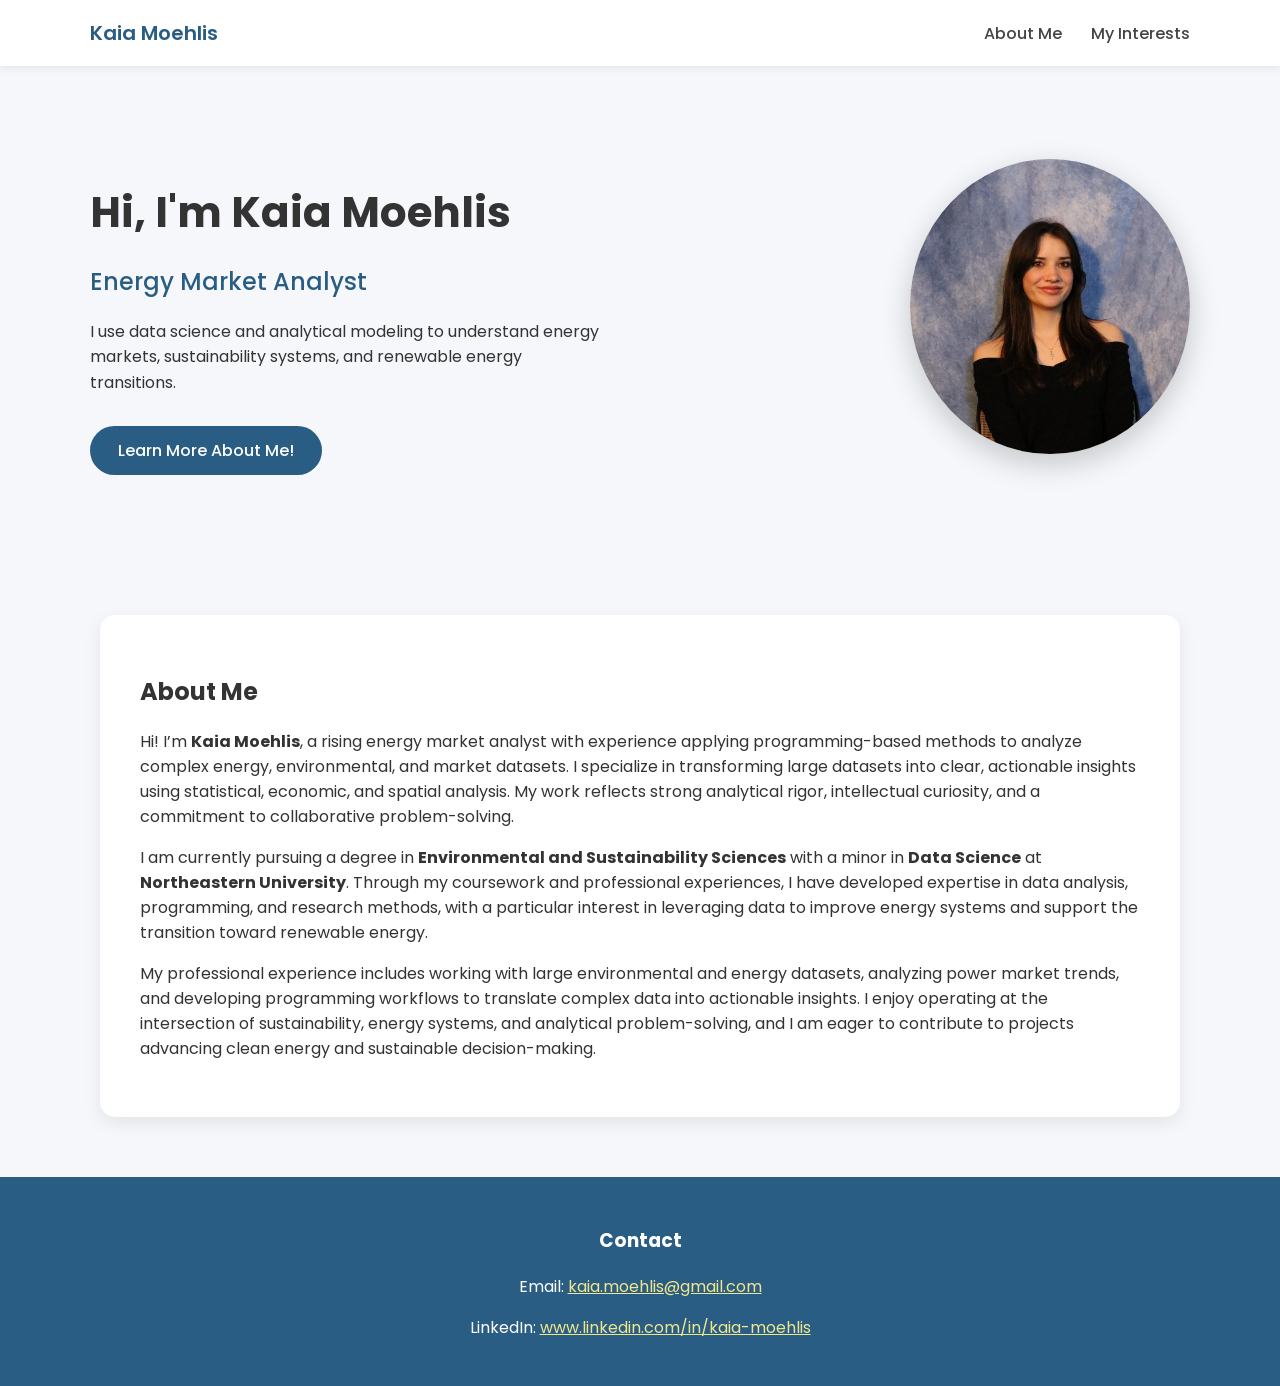
<file: index.html>
<!DOCTYPE html>
<html lang="en">
<head>
  <meta charset="UTF-8">
  <meta name="viewport" content="width=device-width, initial-scale=1.0">
  <title>Kaia Moehlis | Personal Website</title>
  <link rel="stylesheet" href="style.css">
</head>
<body>
  
<!-- Navigation Bar -->
<header class="navbar">
  <div class="nav-container">
    <div class="logo">Kaia Moehlis</div>
    <nav>
      <a href="index.html">About Me</a>
      <a href="interests.html">My Interests</a>
    </nav>
  </div>
</header>

<!-- Hero Section -->
<section class="hero">
  <div class="hero-content">

    <div class="hero-text">
      <h1>Hi, I'm Kaia Moehlis</h1>
      <h2>Energy Market Analyst</h2>

      <p>
        I use data science and analytical modeling to understand energy markets,
        sustainability systems, and renewable energy transitions.
      </p>

      <a class="hero-button" href="interests.html">Learn More About Me!</a>
    </div>

    <div class="hero-image">
      <img src="profile.jpg" alt="Kaia Moehlis">
    </div>

  </div>
</section>

<!-- About Me Section -->
<section class="about-section">
  <div class="about-text">
    <h2>About Me</h2>

    <p>
      Hi! I’m <strong>Kaia Moehlis</strong>, a rising energy market analyst with experience applying programming-based methods to analyze complex energy, environmental, and market datasets. I specialize in transforming large datasets into clear, actionable insights using statistical, economic, and spatial analysis. My work reflects strong analytical rigor, intellectual curiosity, and a commitment to collaborative problem-solving.
    </p>

    <p>
      I am currently pursuing a degree in <strong>Environmental and Sustainability Sciences</strong> with a minor in <strong>Data Science</strong> at <strong>Northeastern University</strong>. Through my coursework and professional experiences, I have developed expertise in data analysis, programming, and research methods, with a particular interest in leveraging data to improve energy systems and support the transition toward renewable energy.
    </p>

    <p>
      My professional experience includes working with large environmental and energy datasets, analyzing power market trends, and developing programming workflows to translate complex data into actionable insights. I enjoy operating at the intersection of sustainability, energy systems, and analytical problem-solving, and I am eager to contribute to projects advancing clean energy and sustainable decision-making.
    </p>

  </div>
</section>
  
  <!-- Footer -->
  <footer>
    <h3>Contact</h3>
    <p>Email: <a href="mailto:kaia.moehlis@gmail.com">kaia.moehlis@gmail.com</a></p>
    <p>LinkedIn: <a href="https://www.linkedin.com/in/kaia-moehlis" target="_blank" rel="noopener">www.linkedin.com/in/kaia-moehlis</a></p>
  </footer>

</body>
</html>
</file>
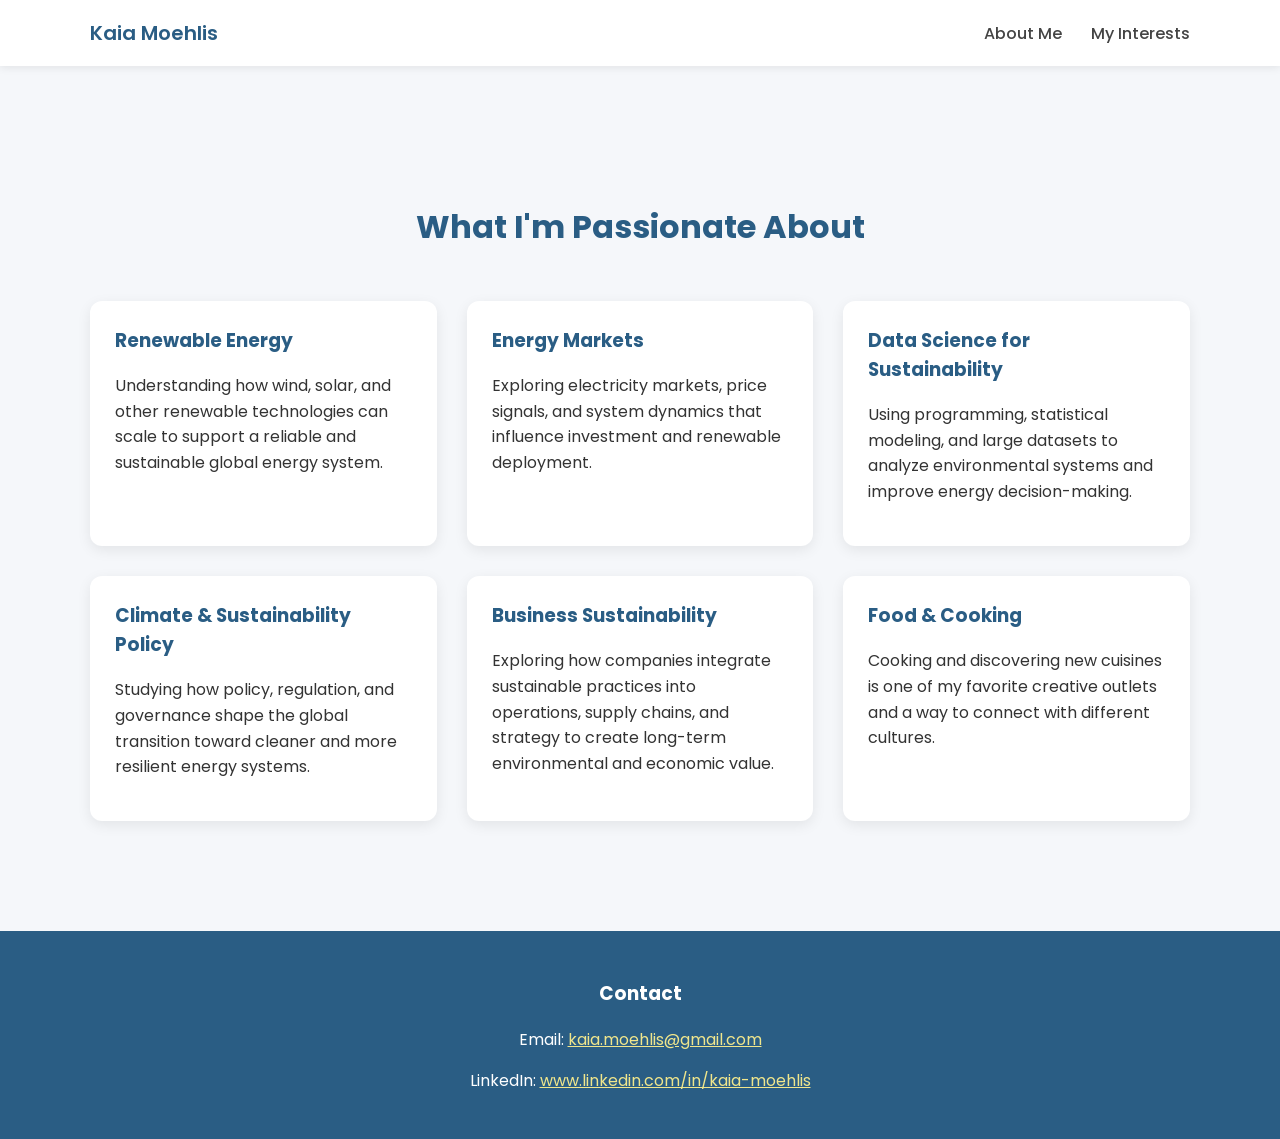
<file: interests.html>
<!DOCTYPE html>
<html lang="en">
<head>
<meta charset="UTF-8">
<meta name="viewport" content="width=device-width, initial-scale=1.0">

<title>Kaia Moehlis | My Interests</title>

<link rel="stylesheet" href="style.css">
</head>

<body>

<!-- Navigation -->
<header class="navbar">
  <div class="nav-container">
    <div class="logo">Kaia Moehlis</div>

    <nav>
      <a href="index.html">About Me</a>
      <a href="interests.html">My Interests</a>
    </nav>

  </div>
</header>

<!-- Interests Section -->

<section class="interests-section">

<h2 class="section-title">What I'm Passionate About</h2>

<div class="interests-grid">

<div class="interest-card">

<h3>Renewable Energy</h3>

<p>
Understanding how wind, solar, and other renewable technologies can scale
to support a reliable and sustainable global energy system.
</p>

</div>


<div class="interest-card">

<h3>Energy Markets</h3>

<p>
Exploring electricity markets, price signals, and system dynamics that
influence investment and renewable deployment.
</p>

</div>


<div class="interest-card">

<h3>Data Science for Sustainability</h3>

<p>
Using programming, statistical modeling, and large datasets to analyze
environmental systems and improve energy decision-making.
</p>

</div>


<div class="interest-card">

<h3>Climate & Sustainability Policy</h3>

<p>
Studying how policy, regulation, and governance shape the global
transition toward cleaner and more resilient energy systems.
</p>

</div>


<div class="interest-card">

<h3>Business Sustainability</h3>

<p>
Exploring how companies integrate sustainable practices into operations,
supply chains, and strategy to create long-term environmental and economic value.
</p>

</div>


<div class="interest-card">

<h3>Food & Cooking</h3>

<p>
Cooking and discovering new cuisines is one of my favorite creative
outlets and a way to connect with different cultures.
</p>

</div>

</div>

</section>



<!-- Footer -->

<footer>

<h3>Contact</h3>

<p>Email: <a href="mailto:kaia.moehlis@gmail.com">kaia.moehlis@gmail.com</a></p>

<p>
LinkedIn:
<a href="https://www.linkedin.com/in/kaia-moehlis" target="_blank">
www.linkedin.com/in/kaia-moehlis
</a>
</p>

</footer>


</body>
</html>
</file>
<file: style.css>
/* Google Font */
@import url('https://fonts.googleapis.com/css2?family=Poppins:wght@300;400;500;600&display=swap');

body{
    font-family:'Poppins', sans-serif;
    margin:0;
    background:#f5f7fa;
    color:#333;
}

/* NAVBAR */

.navbar{
    width:100%;
    background:white;
    box-shadow:0 2px 8px rgba(0,0,0,0.08);
}

.nav-container{
    max-width:1100px;
    margin:auto;
    padding:18px 20px;
    display:flex;
    justify-content:space-between;
    align-items:center;
}

.logo{
    font-size:20px;
    font-weight:600;
    color:#2a5d84;
}

.navbar nav a{
    margin-left:25px;
    text-decoration:none;
    font-weight:500;
    color:#444;
}

.navbar nav a:hover{
    color:#2a5d84;
}

/* HERO SECTION */

.hero{
    padding:80px 20px;
}

.hero-content{
    max-width:1100px;
    margin:auto;
    display:flex;
    align-items:center;
    justify-content:space-between;
    gap:50px;
}

.hero-text{
    max-width:520px;
}

.hero-text h1{
    font-size:42px;
    margin-bottom:10px;
}

.hero-text h2{
    color:#2a5d84;
    font-weight:500;
    margin-bottom:20px;
}

.hero-text p{
    line-height:1.6;
    margin-bottom:30px;
}

/* Button */

.hero-button{
    display:inline-block;
    padding:12px 28px;
    background:#2a5d84;
    color:white;
    text-decoration:none;
    border-radius:30px;
    font-weight:500;
}

.hero-button:hover{
    background:#1f4a6a;
}

/* Hero Image */

.hero-image img{
    width:280px;
    border-radius:50%;
    box-shadow:0 10px 30px rgba(0,0,0,0.2);
}

/* ABOUT SECTION */

.about-section{
    max-width:1000px;
    margin:60px auto;
    background:white;
    padding:40px;
    border-radius:15px;
    box-shadow:0 6px 18px rgba(0,0,0,0.08);
}

/* FOOTER */

footer{
    text-align:center;
    margin-top:60px;
    padding:30px;
    background:#2a5d84;
    color:white;
}

footer a{
    color:#f0e68c;
}

/* MOBILE */

@media(max-width:900px){

.hero-content{
    flex-direction:column;
    text-align:center;
}

.hero-image img{
    width:200px;
}

}

/* Interests Page */

.interests-section{

max-width:1100px;
margin:70px auto;
padding:40px;

}

.section-title{

text-align:center;
font-size:32px;
margin-bottom:50px;
color:#2a5d84;

}

.interests-grid{

display:grid;
grid-template-columns:repeat(auto-fit,minmax(260px,1fr));
gap:30px;

}

.interest-card{

background:white;
padding:25px;
border-radius:12px;
box-shadow:0 4px 14px rgba(0,0,0,0.08);
transition:transform .25s ease;

}

.interest-card:hover{

transform:translateY(-6px);

}

.interest-card h3{

margin-top:0;
color:#2a5d84;

}

.interest-card p{

line-height:1.6;

}
</file>
